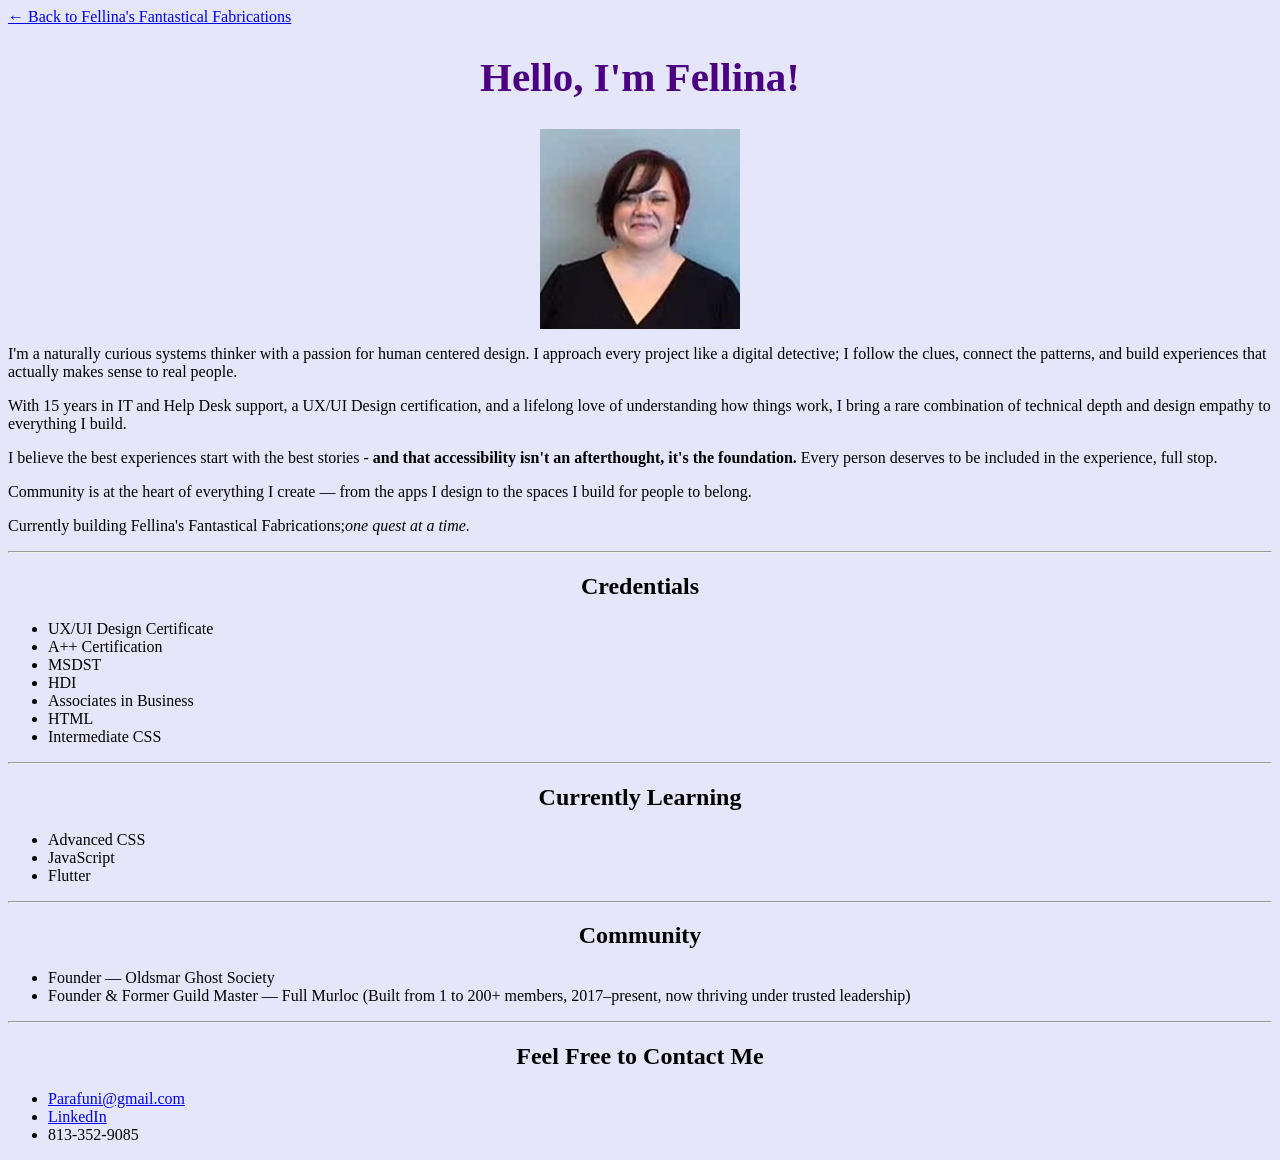
<file: about-me.html>
<!DOCTYPE html>
<html lang="en">
<head>
    <meta charset="UTF-8">
    <meta name="viewport" content="width=device-width, initial-scale=1.0">
    <title>About Me | Fellina's Fantastical Fabrications</title>
    <link rel="stylesheet" href="./style.css">
</head>

<body>
<div>
    <a href="./index.html">← Back to Fellina's Fantastical Fabrications</a>
    <h1>Hello, I'm Fellina!</h1>
    <img src="./assets/images/fellina-grose.png" alt="Fellina Grose Portrait" width="200" style="display: block; margin: 0 auto;" />
    <p>I'm a naturally curious systems thinker with a passion for human centered design. I approach every project like a digital detective; I follow the clues, connect the patterns, and build experiences that actually makes sense to real people.</p>
    <p>With 15 years in IT and Help Desk support, a UX/UI Design certification, and a lifelong love of understanding how things work, I bring a rare combination of technical depth and design empathy to everything I build.</p>
    <p>I believe the best experiences start with the best stories - <strong>and that accessibility isn't an afterthought, it's the foundation.</strong> Every person deserves to be included in the experience, full stop.</p>
    <p>Community is at the heart of everything I create — from the apps I design to the spaces I build for people to belong.</p>
    <p>Currently building Fellina's Fantastical Fabrications;<em>one quest at a time.</em></p>
    <hr>
</div>

<div>
    <h2> Credentials</h2>
    <ul>
        <li>UX/UI Design Certificate</li>
        <li>A++ Certification</li>
        <li>MSDST</li>
        <li>HDI</li>
        <li>Associates in Business</li>
        <li>HTML</li>
        <li>Intermediate CSS</li>
    </ul>
    <hr>
</div>

<div>
    <h2>Currently Learning</h2>
    <ul>
        <li>Advanced CSS</li>
        <li>JavaScript</li>
        <li>Flutter</li>
    </ul>
    <hr>
</div>

<div>
    <h2>Community</h2>
    <ul>
        <li>Founder — Oldsmar Ghost Society</li>
        <li>Founder & Former Guild Master — Full Murloc (Built from 1 to 200+ members, 2017–present, now thriving under trusted leadership)</li>
    </ul>
    <hr>
</div>

<div>
    <h2>Feel Free to Contact Me</h2>
    <ul>
        <li><a href="mailto:Parafuni@gmail.com">Parafuni@gmail.com</a></li>
        <li><a href="https://www.linkedin.com/in/fellina-grose-78973557/">LinkedIn</a></li>
        <li>813-352-9085</li>
    </ul>
</div>

</body>
</html>
</file>
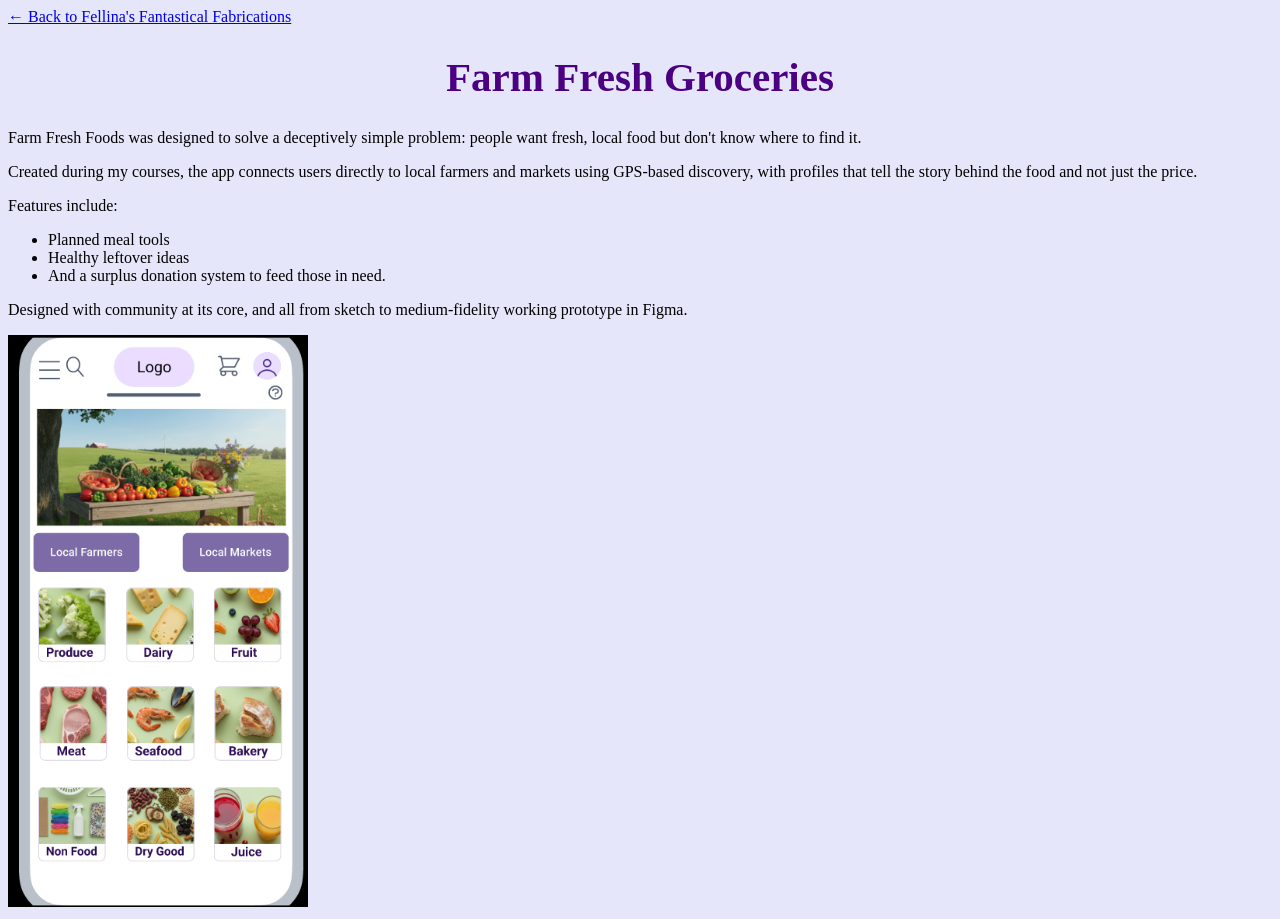
<file: fresh-deals.html>
<!DOCTYPE html>
<html lang="en">
<head>
    <meta charset="UTF-8">
    <meta name="viewport" content="width=device-width, initial-scale=1.0">
    <title>Fresh Deals | Fellina's Fantastical Fabrications</title>
    <link rel="stylesheet" href="./style.css">
</head>

<body>
    <div>
        <a href="./index.html">← Back to Fellina's Fantastical Fabrications</a>
        <h1>Farm Fresh Groceries</h1>
    </div>

    <div>
        <p>Farm Fresh Foods was designed to solve a deceptively simple problem: people want fresh, local food but don't know where to find it. </p>
        <p>Created during my courses, the app connects users directly to local farmers and markets using GPS-based discovery, with profiles that tell the story behind the food and not just the price.</p>
    </div>

    <div>
        <p> Features include:</p>
        <ul>
            <li>Planned meal tools</li>
            <li>Healthy leftover ideas</li>
            <li>And a surplus donation system to feed those in need.</li>
        </ul>
    </div>

    <div>
        <p>Designed with community at its core, and all from sketch to medium-fidelity working prototype in Figma.</p>
        <a href="https://www.figma.com/proto/lIRJvWt5MOEGAb3cE9T9ns/Grocery-App-MedFi?page-id=1809%3A976&node-id=1848-411&starting-point-node-id=1848%3A411&t=36aGgqxbfrUnPkES-1"> <img src="./assets/images/grocery-home-screen.png" alt="Fresh Foods Home Page Layout" width='300'> </a>
    </div>

</body>
</html>
</file>
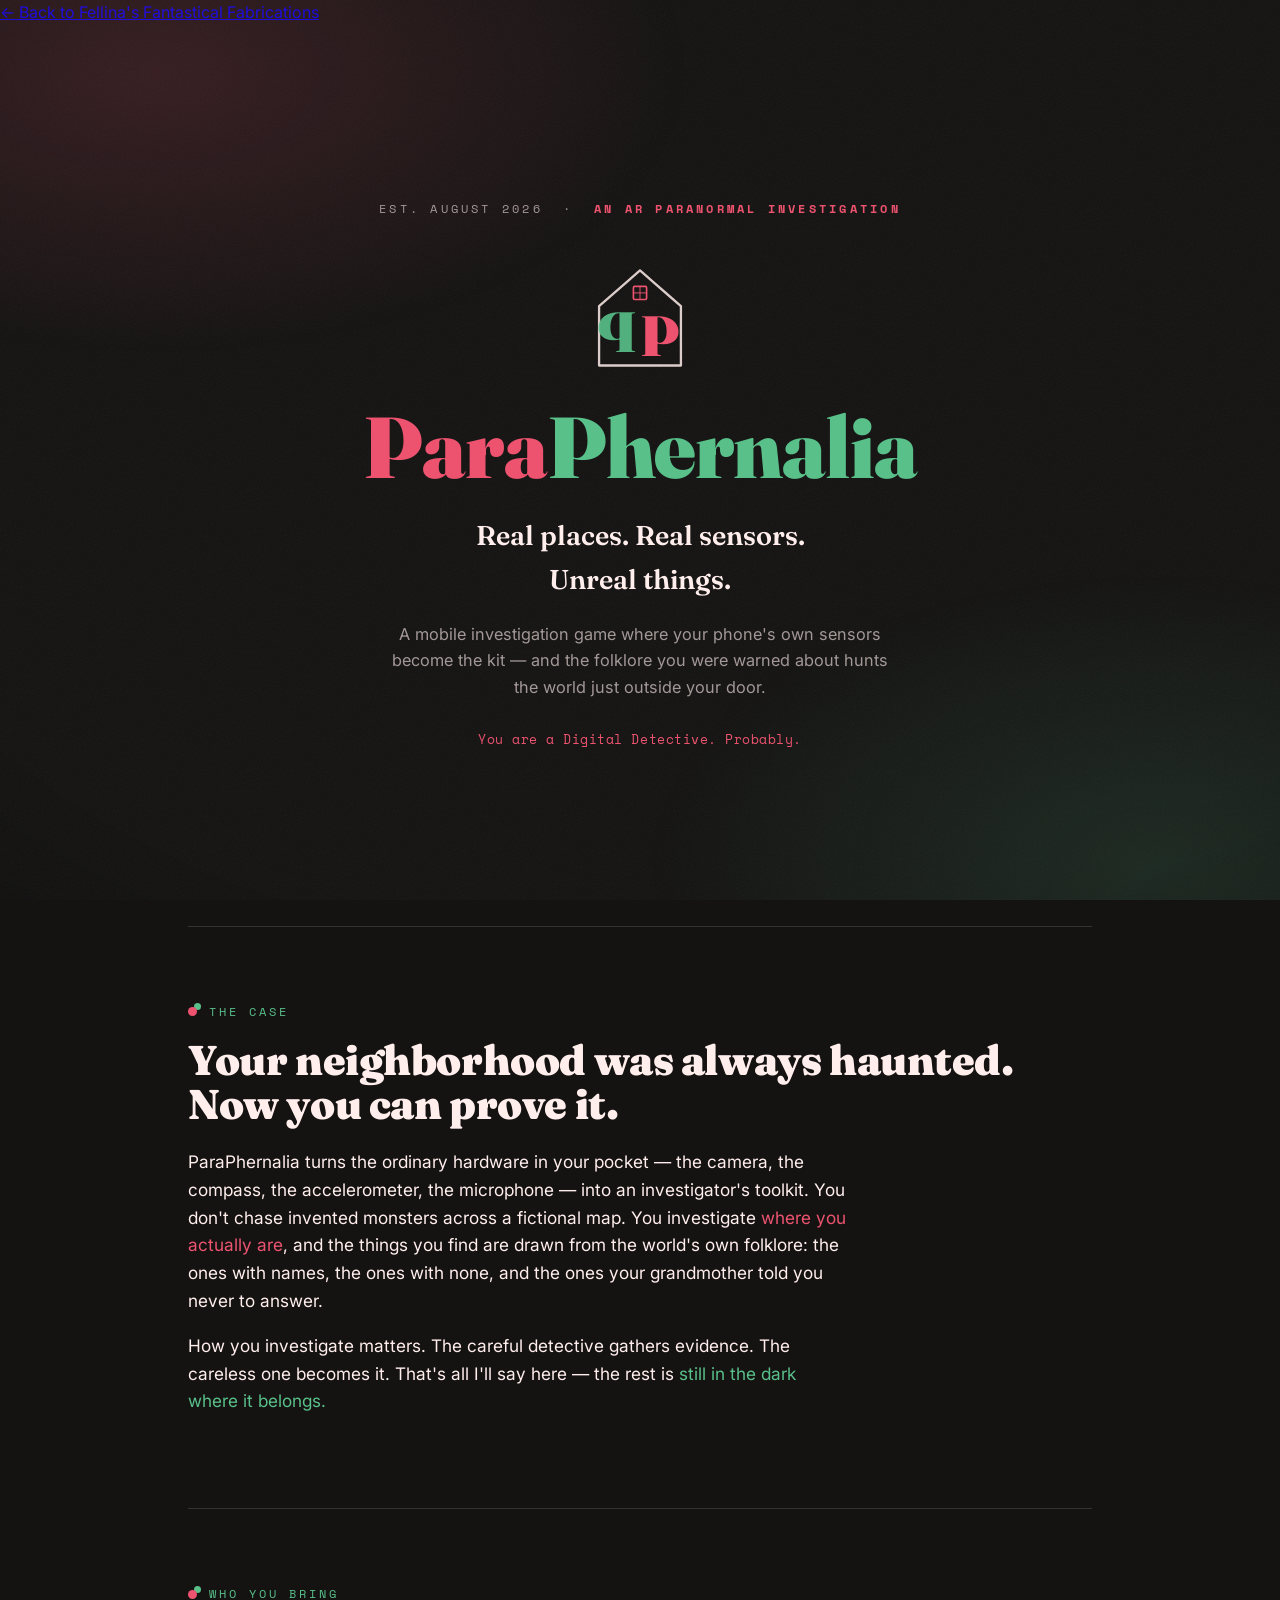
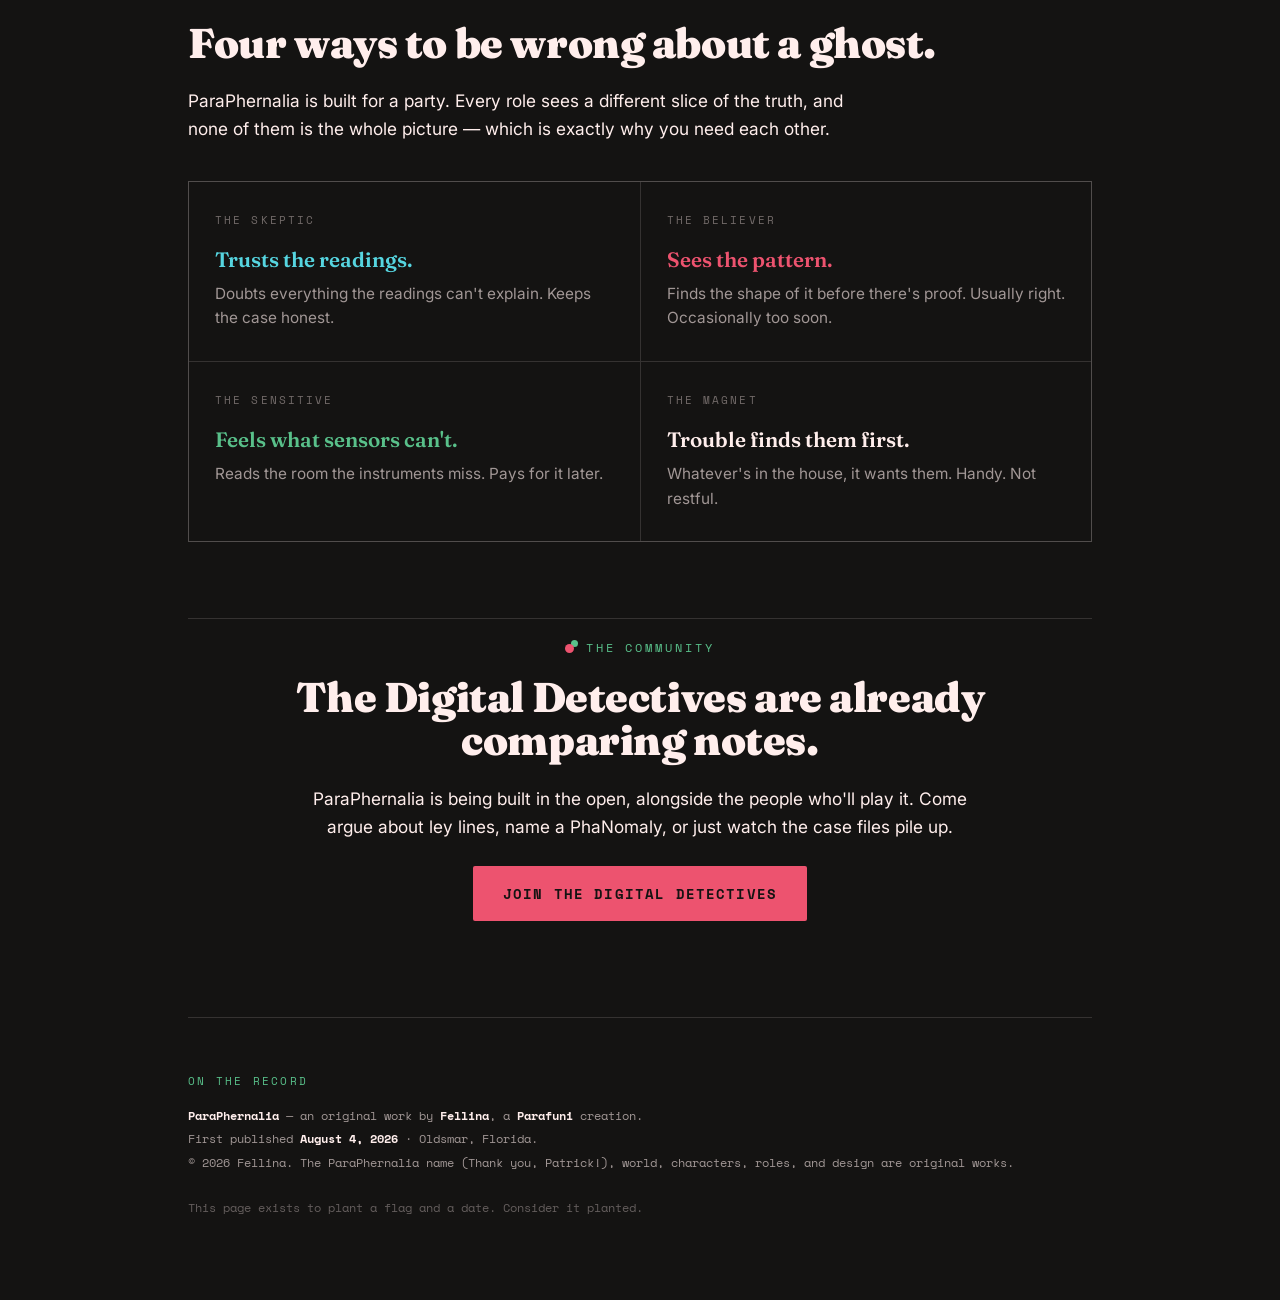
<file: paraphernalia.html>
<!DOCTYPE html>
<html lang="en">
<head>
<meta charset="UTF-8">
<meta name="viewport" content="width=device-width, initial-scale=1.0">
<title>ParaPhernalia — An AR Paranormal Investigation</title>
<meta name="description" content="ParaPhernalia is a mobile AR paranormal investigation game where your phone's own sensors become the ghost-hunting kit. First published August 2026. An original work by Fellina / Parafuni.">
<link rel="preconnect" href="https://fonts.googleapis.com">
<link rel="preconnect" href="https://fonts.gstatic.com" crossorigin>
<link href="https://fonts.googleapis.com/css2?family=Fraunces:opsz,wght@9..144,400;9..144,600;9..144,900&family=Space+Mono:wght@400;700&family=Inter:wght@400;500&display=swap" rel="stylesheet">
<a href="./index.html">← Back to Fellina's Fantastical Fabrications</a>
<style>
  :root{
    --ink:#1F1F1F;
    --ink-deep:#141312;
    --pink:#ED536F;
    --cream:#FFEEEC;
    --green:#59C08A;      /* the wrong-way shadow */
    --cyan:#56D5E0;
    --muted:rgba(255,238,236,.60);
    --hair:rgba(255,238,236,.14);
    --maxw:960px;
  }

  *{box-sizing:border-box;}
  html{scroll-behavior:smooth;}
  body{
    margin:0;
    background:var(--ink-deep);
    color:var(--cream);
    font-family:"Inter",system-ui,sans-serif;
    line-height:1.6;
    -webkit-font-smoothing:antialiased;
    overflow-x:hidden;
  }

  /* ambient duality glow: pink one corner, green the opposite */
  body::before{
    content:"";
    position:fixed; inset:0; z-index:0; pointer-events:none;
    background:
      radial-gradient(60% 45% at 12% 8%, rgba(237,83,111,.16), transparent 70%),
      radial-gradient(55% 45% at 90% 96%, rgba(89,192,138,.13), transparent 72%),
      radial-gradient(120% 120% at 50% 40%, transparent 55%, rgba(0,0,0,.55) 100%);
  }
  /* faint grain */
  body::after{
    content:"";
    position:fixed; inset:0; z-index:0; pointer-events:none; opacity:.05;
    background-image:url("data:image/svg+xml,%3Csvg xmlns='http://www.w3.org/2000/svg' width='140' height='140'%3E%3Cfilter id='n'%3E%3CfeTurbulence type='fractalNoise' baseFrequency='.85' numOctaves='2'/%3E%3C/filter%3E%3Crect width='100%25' height='100%25' filter='url(%23n)'/%3E%3C/svg%3E");
  }

  .wrap{position:relative; z-index:1; max-width:var(--maxw); margin:0 auto; padding:0 28px;}

  /* ---------- HERO ---------- */
  .hero{min-height:100svh; display:flex; flex-direction:column; align-items:center; justify-content:center; text-align:center; padding:64px 0;}
  .eyebrow{
    font-family:"Space Mono",monospace; font-size:.72rem; letter-spacing:.28em;
    text-transform:uppercase; color:var(--muted); margin-bottom:34px;
  }
  .eyebrow b{color:var(--pink); font-weight:700;}

  .mark{width:132px; height:132px; margin-bottom:22px;}
  .win-glow{transform-origin:center;}

  .wordmark{
    font-family:"Fraunces",serif; font-weight:900; font-optical-sizing:auto;
    font-size:clamp(2.7rem,9vw,5.4rem); line-height:.95; letter-spacing:-.01em;
    margin:0; color:var(--cream);
  }
  .wordmark .a{color:var(--pink);}   /* Para */
  .wordmark .b{color:var(--green);}  /* nomalia — the shadow half */

  .tagline{
    font-family:"Fraunces",serif; font-weight:600; font-size:clamp(1.15rem,3.4vw,1.7rem);
    margin:26px auto 0; max-width:20ch; color:var(--cream);
  }
  .sub{max-width:52ch; margin:20px auto 0; color:var(--muted); font-size:1.02rem;}
  .whisper{font-family:"Space Mono",monospace; font-size:.8rem; color:var(--pink); margin-top:30px; letter-spacing:.04em;}

  /* ---------- SECTIONS ---------- */
  section{padding:76px 0; position:relative;}
  .sec-eyebrow{
    font-family:"Space Mono",monospace; font-size:.72rem; letter-spacing:.26em;
    text-transform:uppercase; color:var(--green); margin:0 0 18px;
    display:flex; align-items:center; gap:12px;
  }
  .sec-eyebrow::before{content:""; width:9px; height:9px; border-radius:50%;
    background:var(--pink); box-shadow:5px -5px 0 -1px var(--green);} /* the wrong-way shadow, in miniature */

  h2{font-family:"Fraunces",serif; font-weight:900; font-size:clamp(1.7rem,5vw,2.6rem);
    line-height:1.05; margin:0 0 22px; letter-spacing:-.01em;}
  .lede{font-size:1.08rem; max-width:60ch;}
  .lede + .lede{margin-top:18px;}
  em{color:var(--pink); font-style:normal;}
  .g-em{color:var(--green);}

  .hair{border:0; border-top:1px solid var(--hair); margin:0;}

  /* roles */
  .roles{display:grid; grid-template-columns:repeat(2,1fr); gap:1px; background:var(--hair);
    border:1px solid var(--hair); margin-top:38px;}
  .role{background:var(--ink-deep); padding:30px 26px;}
  .role h3{font-family:"Fraunces",serif; font-weight:600; font-size:1.3rem; margin:0 0 6px;}
  .role.skeptic h3{color:var(--cyan);}
  .role.believer h3{color:var(--pink);}
  .role.sensitive h3{color:var(--green);}
  .role.magnet h3{color:var(--cream);}
  .role p{margin:0; color:var(--muted); font-size:.96rem;}
  .role .tag{font-family:"Space Mono",monospace; font-size:.66rem; letter-spacing:.2em;
    text-transform:uppercase; color:rgba(255,238,236,.4); display:block; margin-bottom:14px;}

  /* community */
  .cta-block{text-align:center; padding-top:20px;}
  .cta{
    display:inline-block; margin-top:26px; font-family:"Space Mono",monospace; font-weight:700;
    font-size:.9rem; letter-spacing:.08em; text-transform:uppercase; text-decoration:none;
    color:var(--ink-deep); background:var(--pink); padding:16px 30px; border-radius:2px;
    transition:transform .15s ease, box-shadow .15s ease;
  }
  .cta:hover{transform:translate(-3px,-3px); box-shadow:5px 5px 0 var(--green);}
  .cta:focus-visible{outline:3px solid var(--cream); outline-offset:3px;}

  /* ---------- FOOTER / PROVENANCE ---------- */
  footer{border-top:1px solid var(--hair); padding:52px 0 70px; margin-top:20px;}
  .prov{font-family:"Space Mono",monospace; font-size:.78rem; color:var(--muted); line-height:1.9;}
  .prov .stamp{color:var(--green); text-transform:uppercase; letter-spacing:.2em; font-size:.7rem; display:block; margin-bottom:12px;}
  .prov strong{color:var(--cream); font-weight:700;}
  .flag{margin-top:22px; font-size:.72rem; color:rgba(255,238,236,.34);}

  @media (max-width:600px){
    .roles{grid-template-columns:1fr;}
    section{padding:56px 0;}
  }

  @media (prefers-reduced-motion:no-preference){
    .win-glow{animation:flick 5.5s ease-in-out infinite;}
    @keyframes flick{
      0%,100%{opacity:.9;} 45%{opacity:.35;} 47%{opacity:.9;} 60%{opacity:.5;} 63%{opacity:.9;}
    }
  }
</style>
</head>
<body>

<main class="wrap">

  <!-- ============ HERO ============ -->
  <header class="hero">
    <p class="eyebrow">Est. August 2026 &nbsp;·&nbsp; <b>An AR paranormal investigation</b></p>

    <!-- Logo mark: two back-to-back P's inside a house silhouette, window as negative space.
         Pink P + green "shadow falling the wrong way." First-draft interpretation of your concept. -->
    <svg class="mark" viewBox="0 0 200 200" role="img" aria-label="ParaPhernalia mark: two back-to-back P's inside a house with a lit window">
      <!-- house silhouette -->
      <polygon points="38,82 100,28 162,82 162,172 38,172" fill="none" stroke="var(--cream)" stroke-width="3.5" stroke-linejoin="round" opacity="0.85"/>
      <!-- window: negative space, a faint lit pane near the eaves -->
      <rect class="win-glow" x="90" y="52" width="20" height="20" rx="2" fill="none" stroke="var(--pink)" stroke-width="2.5"/>
      <line class="win-glow" x1="100" y1="52" x2="100" y2="72" stroke="var(--pink)" stroke-width="1.4"/>
      <line class="win-glow" x1="90" y1="62" x2="110" y2="62" stroke="var(--pink)" stroke-width="1.4"/>
      <!-- back-to-back P's -->
      <text x="100" y="158" font-family="Fraunces, serif" font-weight="900" font-size="86" fill="var(--green)" transform="matrix(-1,0,0,1,196,-6)" opacity="0.9">P</text>
      <text x="100" y="158" font-family="Fraunces, serif" font-weight="900" font-size="86" fill="var(--pink)">P</text>
    </svg>

    <h1 class="wordmark"><span class="a">Para</span><span class="b">Phernalia</span></h1>
    <p class="tagline">Real places. Real sensors. Unreal things.</p>
    <p class="sub">A mobile investigation game where your phone's own sensors become the kit — and the folklore you were warned about hunts the world just outside your door.</p>
    <p class="whisper">You are a Digital Detective. Probably.</p>
  </header>

  <hr class="hair">

  <!-- ============ THE CONCEPT ============ -->
  <section>
    <p class="sec-eyebrow">The Case</p>
    <h2>Your neighborhood was always haunted.<br>Now you can prove it.</h2>
    <p class="lede">ParaPhernalia turns the ordinary hardware in your pocket — the camera, the compass, the accelerometer, the microphone — into an investigator's toolkit. You don't chase invented monsters across a fictional map. You investigate <em>where you actually are</em>, and the things you find are drawn from the world's own folklore: the ones with names, the ones with none, and the ones your grandmother told you never to answer.</p>
    <p class="lede">How you investigate matters. The careful detective gathers evidence. The careless one becomes it. That's all I'll say here — the rest is <span class="g-em">still in the dark where it belongs.</span></p>
  </section>

  <hr class="hair">

  <!-- ============ THE ROLES ============ -->
  <section>
    <p class="sec-eyebrow">Who You Bring</p>
    <h2>Four ways to be wrong about a ghost.</h2>
    <p class="lede">ParaPhernalia is built for a party. Every role sees a different slice of the truth, and none of them is the whole picture — which is exactly why you need each other.</p>
    <div class="roles">
      <div class="role skeptic">
        <span class="tag">The Skeptic</span>
        <h3>Trusts the readings.</h3>
        <p>Doubts everything the readings can't explain. Keeps the case honest.</p>
      </div>
      <div class="role believer">
        <span class="tag">The Believer</span>
        <h3>Sees the pattern.</h3>
        <p>Finds the shape of it before there's proof. Usually right. Occasionally too soon.</p>
      </div>
      <div class="role sensitive">
        <span class="tag">The Sensitive</span>
        <h3>Feels what sensors can't.</h3>
        <p>Reads the room the instruments miss. Pays for it later.</p>
      </div>
      <div class="role magnet">
        <span class="tag">The Magnet</span>
        <h3>Trouble finds them first.</h3>
        <p>Whatever's in the house, it wants them. Handy. Not restful.</p>
      </div>
    </div>
  </section>

  <hr class="hair">

  <!-- ============ THE DETECTIVES ============ -->
  <section class="cta-block">
    <p class="sec-eyebrow" style="justify-content:center;">The Community</p>
    <h2>The Digital Detectives are already comparing notes.</h2>
    <p class="lede" style="margin:0 auto;">ParaPhernalia is being built in the open, alongside the people who'll play it. Come argue about ley lines, name a PhaNomaly, or just watch the case files pile up.</p>
    <a class="cta" href="https://discord.gg/TTgamJWS" target="_blank" rel="noopener">Join the Digital Detectives</a>
  </section>

  <!-- ============ PROVENANCE ============ -->
  <footer>
    <div class="prov">
      <span class="stamp">On the record</span>
      <strong>ParaPhernalia</strong> — an original work by <strong>Fellina</strong>, a <strong>Parafuni</strong> creation.<br>
      First published <strong>August 4, 2026</strong> · Oldsmar, Florida.<br>
      © 2026 Fellina. The ParaPhernalia name (Thank you, Patrick!), world, characters, roles, and design are original works.
      <p class="flag">This page exists to plant a flag and a date. Consider it planted.</p>
    </div>
  </footer>

</main>
</body>
</html>
</file>
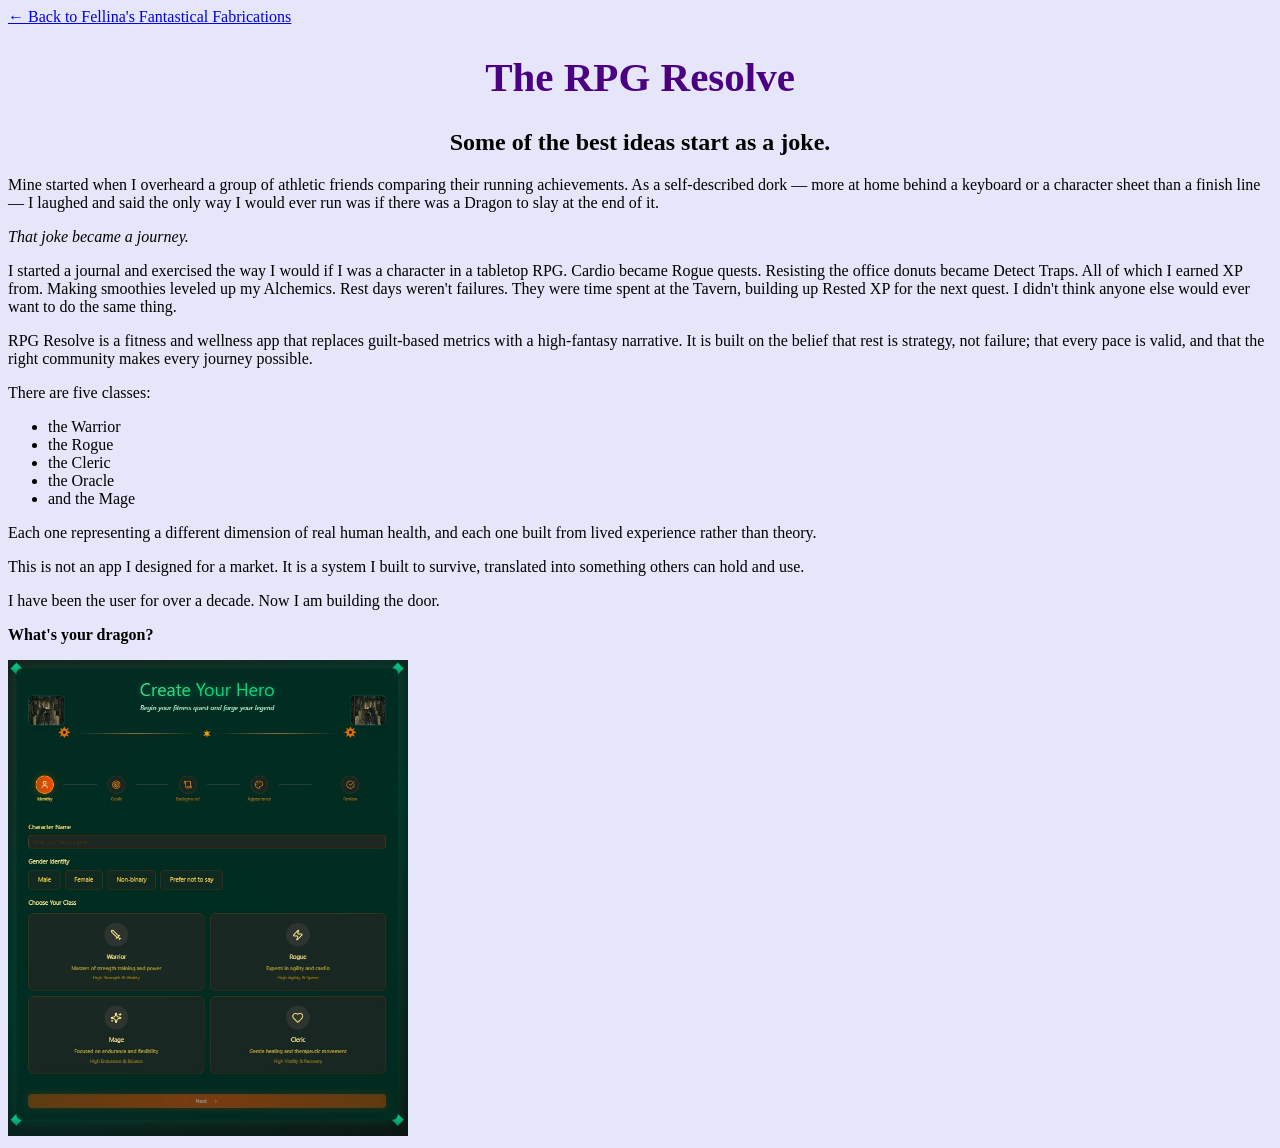
<file: rpg-resolve.html>
<!DOCTYPE html>
<html lang="en">
<head>
    <meta charset="UTF-8">
    <meta name="viewport" content="width=device-width, initial-scale=1.0">
    <title>RPG Resolve | Fellina's Fantastical Fabrications</title>
    <link rel="stylesheet" href="./style.css">
</head>

<body>
    <div>
        <a href="./index.html">← Back to Fellina's Fantastical Fabrications</a>
        <h1>The RPG Resolve</h1>
        <h2>Some of the best ideas start as a joke.</h2>
    </div>

    <div>
        <p>Mine started when I overheard a group of athletic friends comparing their running achievements. As a self-described dork — more at home behind a keyboard or a character sheet than a finish line — I laughed and said the only way I would ever run was if there was a Dragon to slay at the end of it.</p>
        <p><em>That joke became a journey.</em></p>
        <p>I started a journal and exercised the way I would if I was a character in a tabletop RPG. Cardio became Rogue quests. Resisting the office donuts became Detect Traps. All of which I earned XP from. Making smoothies leveled up my Alchemics. Rest days weren't failures.  They were time spent at the Tavern, building up Rested XP for the next quest. I didn't think anyone else would ever want to do the same thing.</p>
    </div>
    
    <div>
        <p>RPG Resolve is a fitness and wellness app that replaces guilt-based metrics with a high-fantasy narrative. It is built on the belief that rest is strategy, not failure; that every pace is valid, and that the right community makes every journey possible.</p>
        <p>There are five classes:</p>
        <ul>
            <li>the Warrior</li>
            <li>the Rogue</li>
            <li>the Cleric</li>
            <li> the Oracle</li>
            <li>and the Mage</li>
        </ul>
    </div>

    <div>
        <p>Each one representing a different dimension of real human health, and each one built from lived experience rather than theory.</p>
        <p>This is not an app I designed for a market. It is a system I built to survive, translated into something others can hold and use.</p>
        <p>I have been the user for over a decade. Now I am building the door.</p>
        <p><strong>What's your dragon?</strong></p>
    </div>

    <a href="https://www.figma.com/make/uHvaNJplCkWl5rqDyA3ktk/Fantasy-RPG-Personal-Training-App?fullscreen=1&t=01oLfGBTZgGespN9-1"><img src="./assets/images/rpg-home-screen.jpg" alt="Home screen of RPG Resolve" width="400"></a>
</body>
</html>
</file>
<file: style.css>
body {
    background-color: lavender;
}
h1{
    color: indigo;
    font-family: 'gabriola', serif;
    font-size: 41px;
    text-align: center;
}
h2, h3 {
    text-align: center;
    font-family:'Lucida Sans', 'Lucida Sans Regular', 'Lucida Grande', 'Lucida Sans Unicode';
}
</file>
